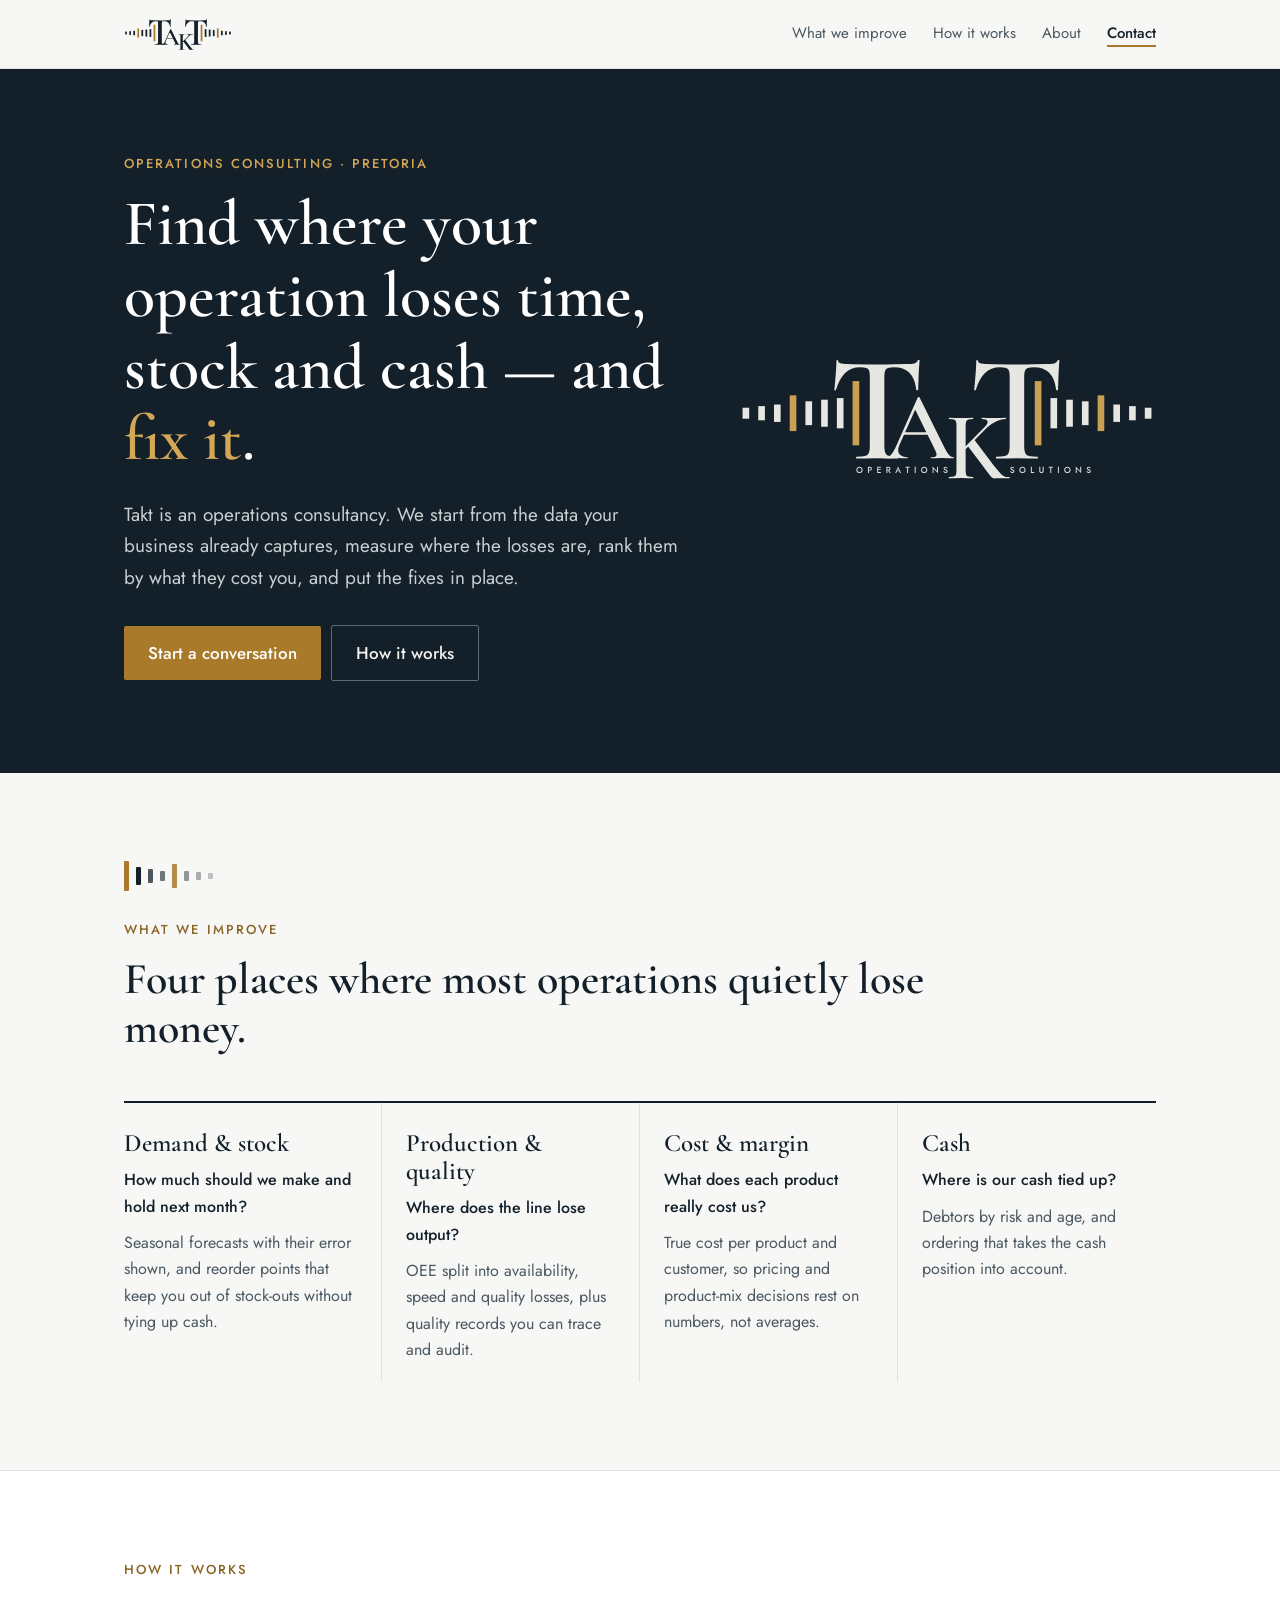
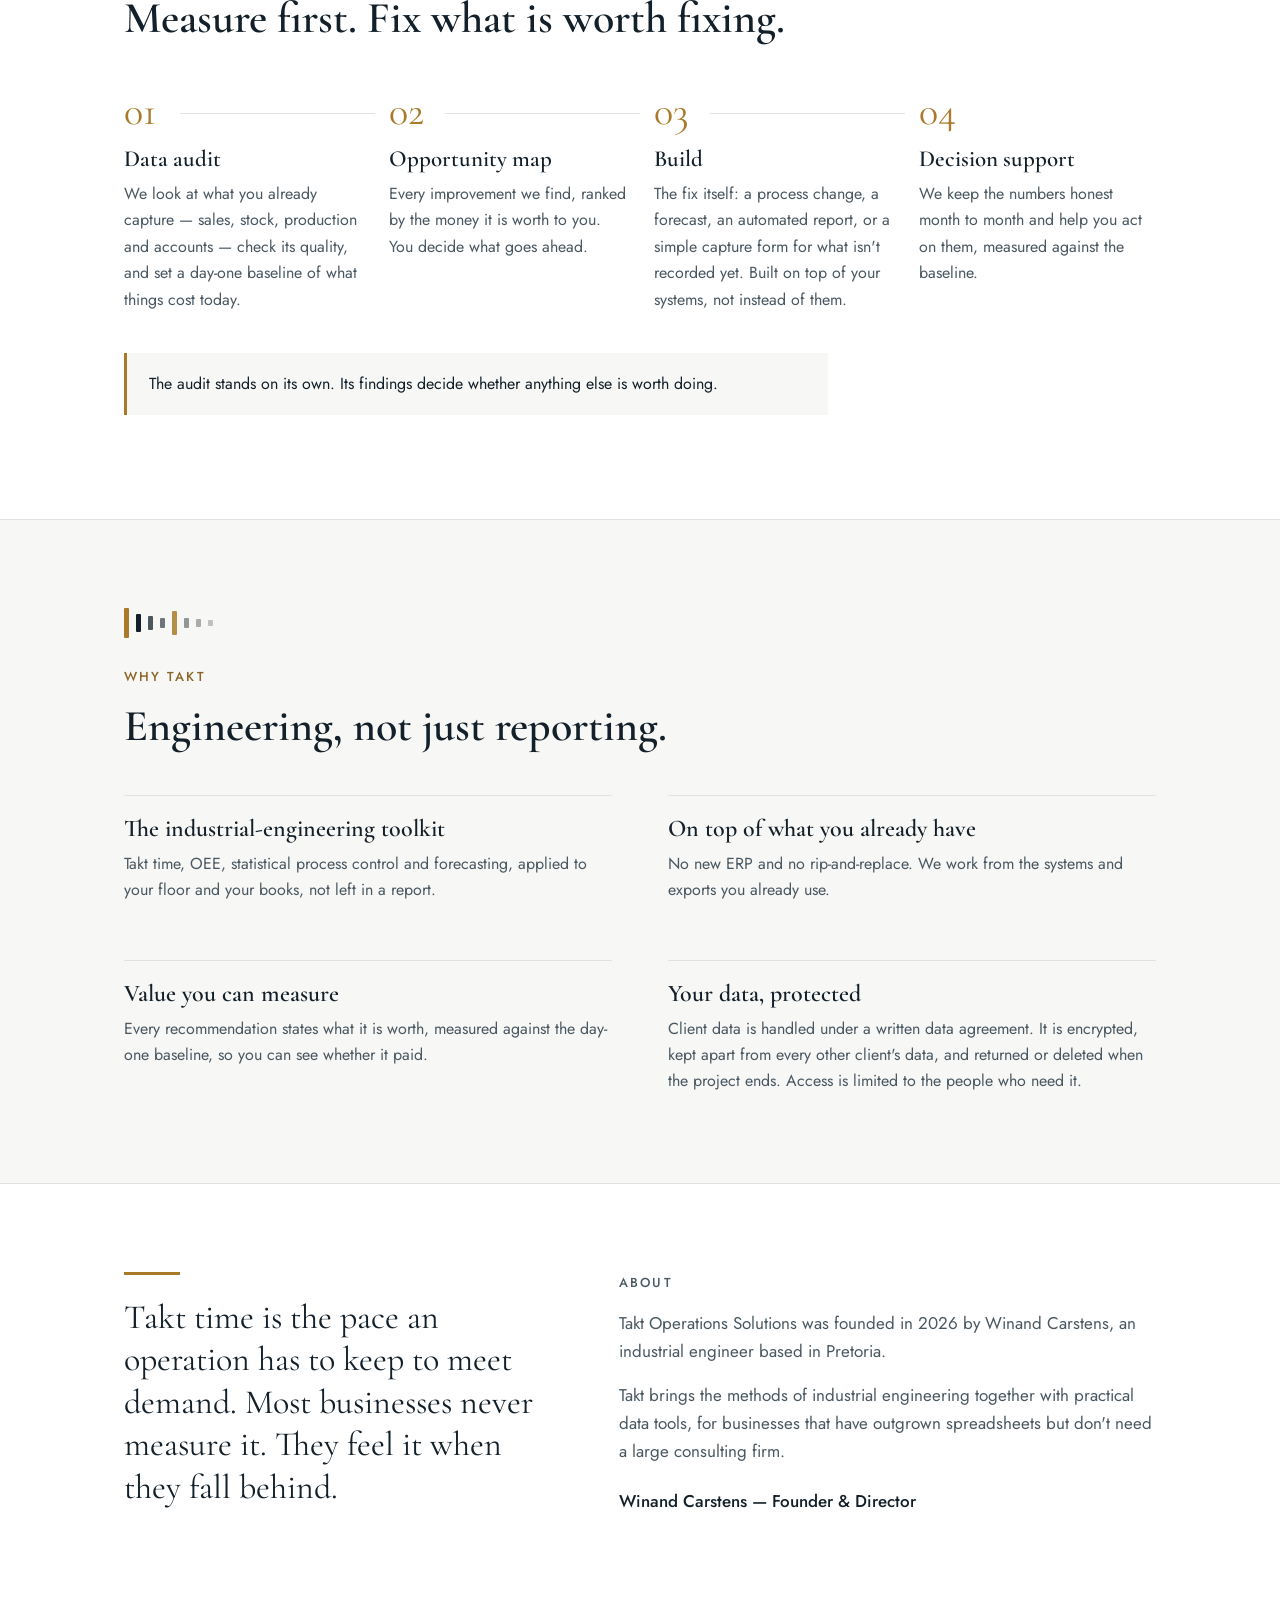
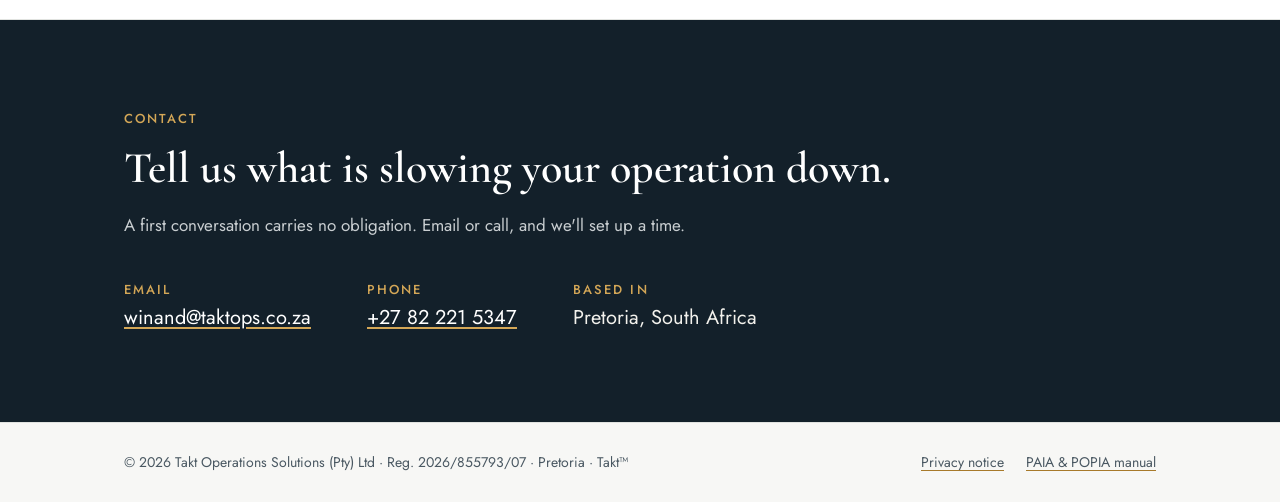
<file: index.html>
<!doctype html>
<html lang="en-ZA">
<head>
<meta charset="utf-8">
<meta name="viewport" content="width=device-width, initial-scale=1">
<title>Takt Operations Solutions — operations consulting, Pretoria</title>
<meta name="description" content="Takt helps businesses find where their operation loses time, stock and cash, using the data they already capture, and fixes it.">
<link rel="icon" href="favicon.ico" sizes="48x48">
<link rel="icon" href="favicon.svg" type="image/svg+xml">
<link rel="apple-touch-icon" href="apple-touch-icon.png">
<link rel="manifest" href="site.webmanifest">
<meta name="theme-color" content="#13202A">
<link rel="preload" href="assets/fonts/CormorantGaramond-SemiBold.woff2" as="font" type="font/woff2" crossorigin>
<link rel="preload" href="assets/fonts/Jost-Regular.woff2" as="font" type="font/woff2" crossorigin>
<link rel="stylesheet" href="assets/site.css">
</head>
<body>

<header class="top">
  <div class="wrap">
    <a href="index.html" aria-label="Takt — home"><img src="assets/img/takt-wordmark-ink.svg" alt="Takt" width="152" height="48"></a>
    <nav aria-label="Main">
      <a href="#improve">What we improve</a>
      <a href="#how">How it works</a>
      <a href="#about">About</a>
      <a href="#contact" class="cta">Contact</a>
    </nav>
  </div>
</header>

<main>
<section class="hero">
  <div class="wrap">
    <div>
      <p class="label">Operations consulting · Pretoria</p>
      <h1>Find where your operation loses time, stock and cash — and <em>fix it</em>.</h1>
      <p class="lead">Takt is an operations consultancy. We start from the data your business already captures, measure where the losses are, rank them by what they cost you, and put the fixes in place.</p>
      <a class="btn" href="#contact">Start a conversation</a><a class="btn ghost" href="#how">How it works</a>
    </div>
    <img class="mark" src="assets/img/takt-logo-on-ink.svg" alt="Takt™ Operations Solutions" width="420" height="132">
  </div>
</section>

<section id="improve">
  <div class="wrap">
    <div class="beat" aria-hidden="true"><i></i><i></i><i></i><i></i><i></i><i></i><i></i><i></i></div>
    <p class="label">What we improve</p>
    <h2>Four places where most operations quietly lose money.</h2>
    <div class="grid4">
      <article>
        <h3>Demand &amp; stock</h3>
        <p class="q">How much should we make and hold next month?</p>
        <p>Seasonal forecasts with their error shown, and reorder points that keep you out of stock-outs without tying up cash.</p>
      </article>
      <article>
        <h3>Production &amp; quality</h3>
        <p class="q">Where does the line lose output?</p>
        <p>OEE split into availability, speed and quality losses, plus quality records you can trace and audit.</p>
      </article>
      <article>
        <h3>Cost &amp; margin</h3>
        <p class="q">What does each product really cost us?</p>
        <p>True cost per product and customer, so pricing and product-mix decisions rest on numbers, not averages.</p>
      </article>
      <article>
        <h3>Cash</h3>
        <p class="q">Where is our cash tied up?</p>
        <p>Debtors by risk and age, and ordering that takes the cash position into account.</p>
      </article>
    </div>
  </div>
</section>

<section id="how" class="alt">
  <div class="wrap">
    <p class="label">How it works</p>
    <h2>Measure first. Fix what is worth fixing.</h2>
    <ol class="steps">
      <li><h3>Data audit</h3><p>We look at what you already capture — sales, stock, production and accounts — check its quality, and set a day-one baseline of what things cost today.</p></li>
      <li><h3>Opportunity map</h3><p>Every improvement we find, ranked by the money it is worth to you. You decide what goes ahead.</p></li>
      <li><h3>Build</h3><p>The fix itself: a process change, a forecast, an automated report, or a simple capture form for what isn't recorded yet. Built on top of your systems, not instead of them.</p></li>
      <li><h3>Decision support</h3><p>We keep the numbers honest month to month and help you act on them, measured against the baseline.</p></li>
    </ol>
    <p class="note">The audit stands on its own. Its findings decide whether anything else is worth doing.</p>
  </div>
</section>

<section id="why">
  <div class="wrap">
    <div class="beat" aria-hidden="true"><i></i><i></i><i></i><i></i><i></i><i></i><i></i><i></i></div>
    <p class="label">Why Takt</p>
    <h2>Engineering, not just reporting.</h2>
    <div class="why">
      <div><h3>The industrial-engineering toolkit</h3><p>Takt time, OEE, statistical process control and forecasting, applied to your floor and your books, not left in a report.</p></div>
      <div><h3>On top of what you already have</h3><p>No new ERP and no rip-and-replace. We work from the systems and exports you already use.</p></div>
      <div><h3>Value you can measure</h3><p>Every recommendation states what it is worth, measured against the day-one baseline, so you can see whether it paid.</p></div>
      <div><h3>Your data, protected</h3><p>Client data is handled under a written data agreement. It is encrypted, kept apart from every other client's data, and returned or deleted when the project ends. Access is limited to the people who need it.</p></div>
    </div>
  </div>
</section>

<section id="about" class="alt">
  <div class="wrap about">
    <blockquote>Takt time is the pace an operation has to keep to meet demand. Most businesses never measure it. They feel it when they fall behind.</blockquote>
    <div>
      <p class="label">About</p>
      <p>Takt Operations Solutions was founded in 2026 by Winand Carstens, an industrial engineer based in Pretoria.</p>
      <p>Takt brings the methods of industrial engineering together with practical data tools, for businesses that have outgrown spreadsheets but don't need a large consulting firm.</p>
      <p class="name">Winand Carstens — Founder &amp; Director</p>
    </div>
  </div>
</section>

<section id="contact" class="contact">
  <div class="wrap">
    <p class="label">Contact</p>
    <h2>Tell us what is slowing your operation down.</h2>
    <p class="intro">A first conversation carries no obligation. Email or call, and we'll set up a time.</p>
    <dl>
      <div><dt>Email</dt><dd><a href="mailto:winand@taktops.co.za">winand@taktops.co.za</a></dd></div>
      <div><dt>Phone</dt><dd><a href="tel:+27822215347">+27 82 221 5347</a></dd></div>
      <div><dt>Based in</dt><dd>Pretoria, South Africa</dd></div>
    </dl>
  </div>
</section>
</main>

<footer>
  <div class="wrap">
    <span>© 2026 Takt Operations Solutions (Pty) Ltd · Reg. 2026/855793/07 · Pretoria · Takt™</span>
    <nav aria-label="Legal"><a href="privacy.html">Privacy notice</a><a href="docs/Takt_PAIA_POPIA_Manual.pdf">PAIA &amp; POPIA manual</a></nav>
  </div>
</footer>
</body>
</html>
</file>
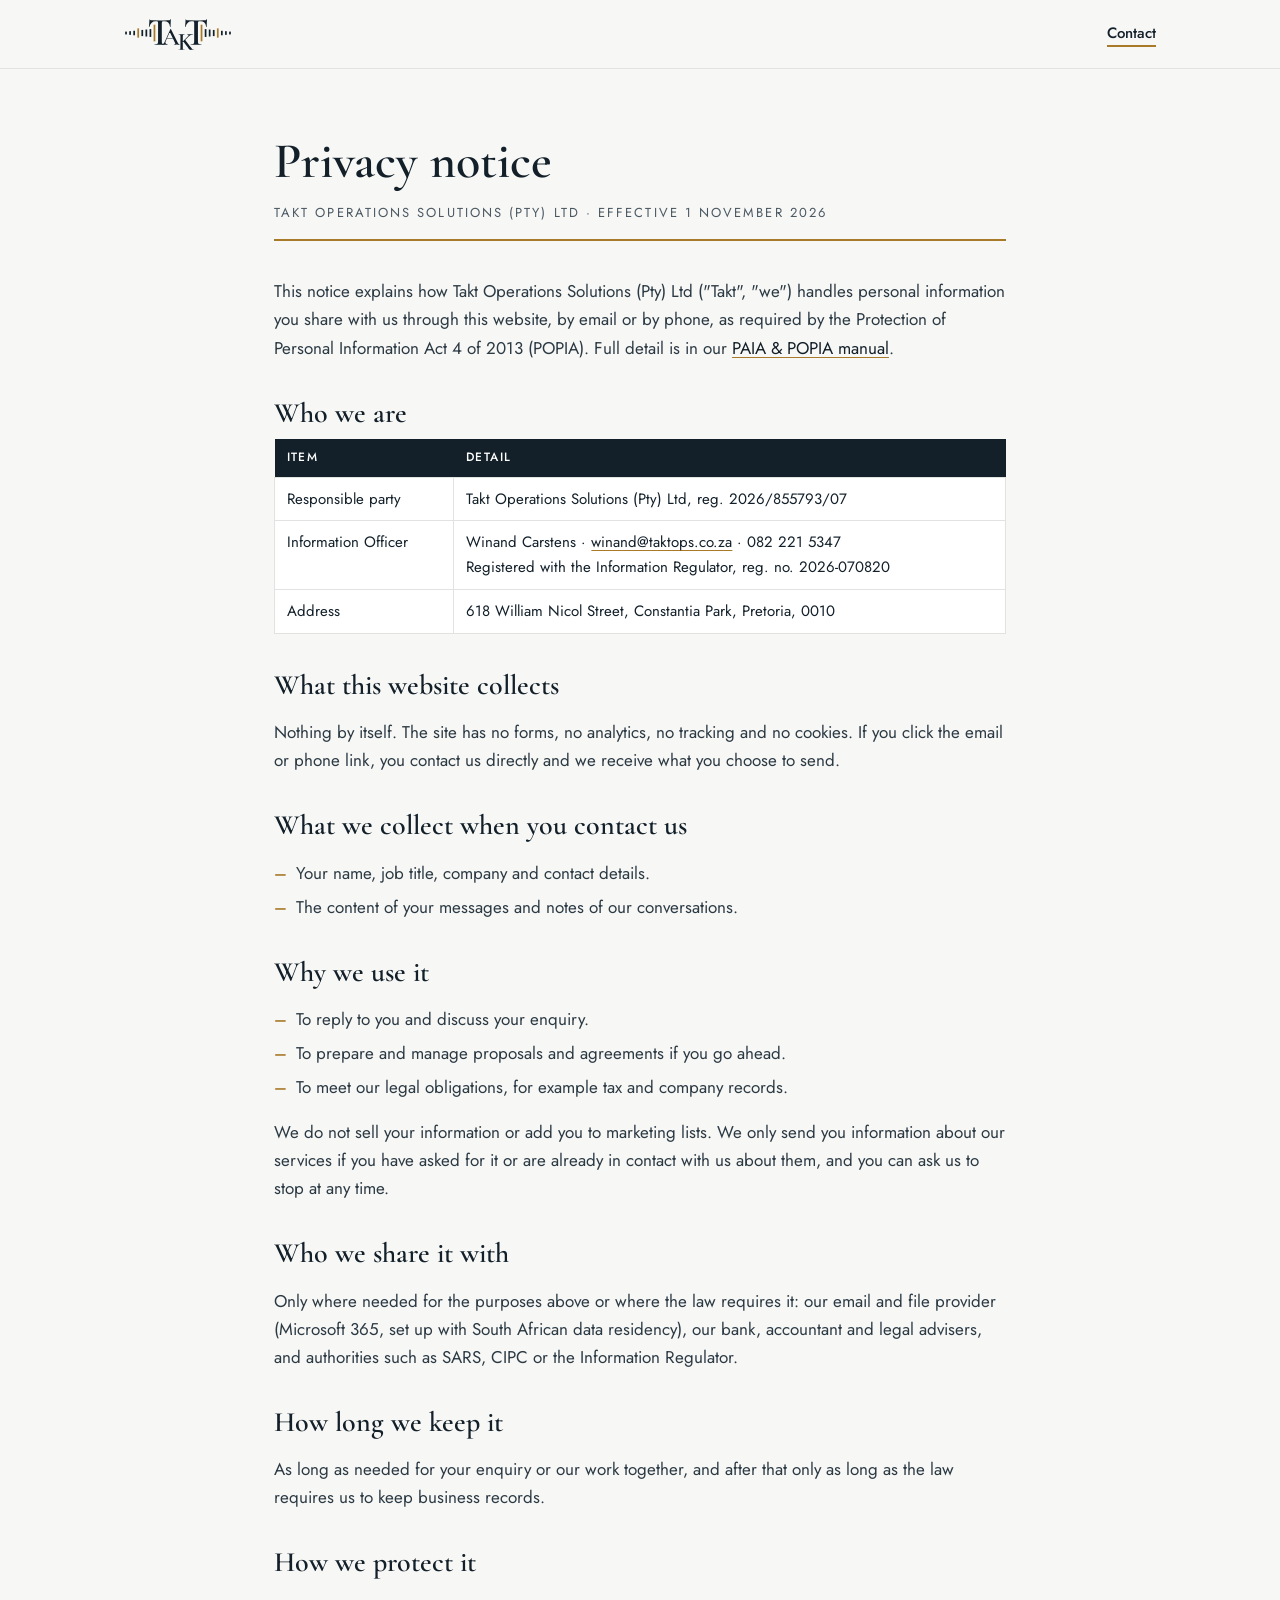
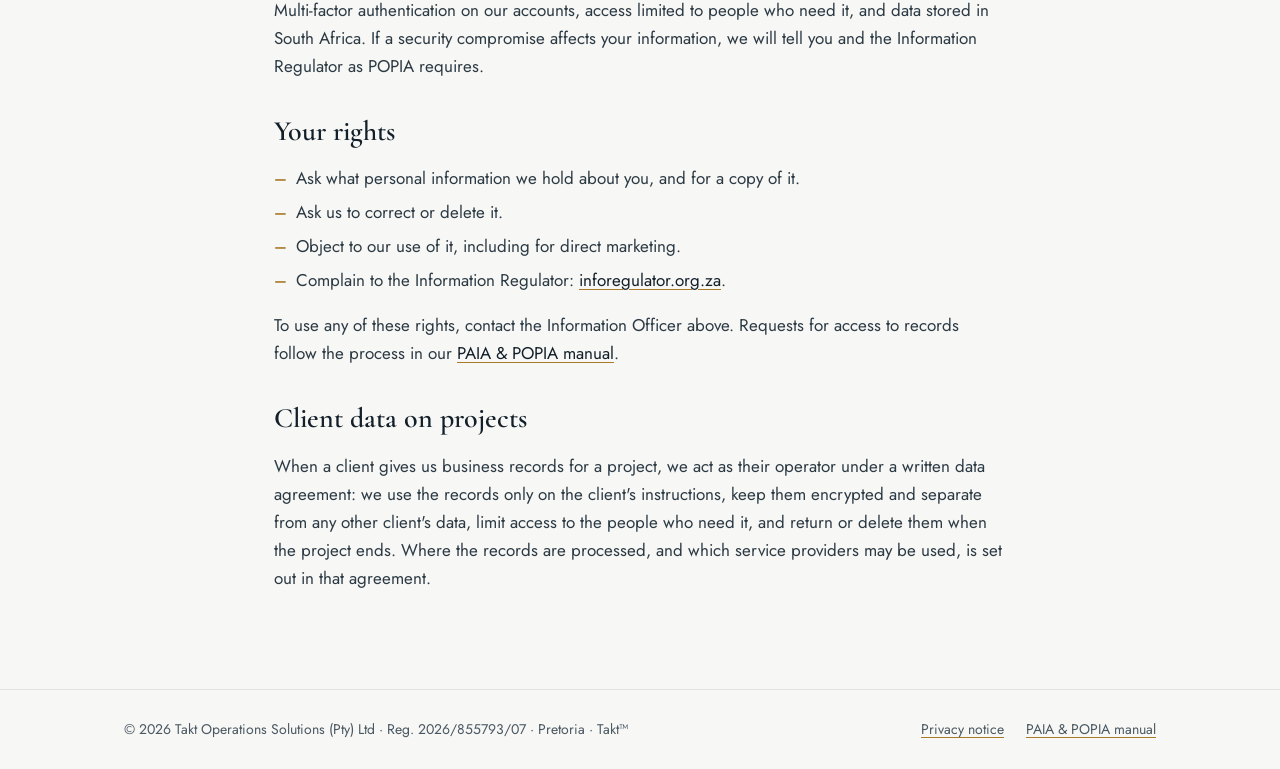
<file: privacy.html>
<!doctype html>
<html lang="en-ZA">
<head>
<meta charset="utf-8">
<meta name="viewport" content="width=device-width, initial-scale=1">
<title>Privacy notice — Takt Operations Solutions</title>
<meta name="description" content="How Takt Operations Solutions (Pty) Ltd handles personal information under POPIA.">
<link rel="icon" href="favicon.ico" sizes="48x48">
<link rel="icon" href="favicon.svg" type="image/svg+xml">
<link rel="apple-touch-icon" href="apple-touch-icon.png">
<meta name="theme-color" content="#13202A">
<link rel="stylesheet" href="assets/site.css">
</head>
<body>
<header class="top">
  <div class="wrap">
    <a href="index.html" aria-label="Takt — home"><img src="assets/img/takt-wordmark-ink.svg" alt="Takt" width="152" height="48"></a>
    <nav aria-label="Main"><a href="index.html#contact" class="cta">Contact</a></nav>
  </div>
</header>

<main class="doc">
  <div class="wrap">
    <h1>Privacy notice</h1>
    <p class="sub">Takt Operations Solutions (Pty) Ltd · Effective 1 November 2026</p>

    <p>This notice explains how Takt Operations Solutions (Pty) Ltd ("Takt", "we") handles personal information you share with us through this website, by email or by phone, as required by the Protection of Personal Information Act 4 of 2013 (POPIA). Full detail is in our <a href="docs/Takt_PAIA_POPIA_Manual.pdf">PAIA &amp; POPIA manual</a>.</p>

    <h2>Who we are</h2>
    <table>
      <tr><th>Item</th><th>Detail</th></tr>
      <tr><td>Responsible party</td><td>Takt Operations Solutions (Pty) Ltd, reg. 2026/855793/07</td></tr>
      <tr><td>Information Officer</td><td>Winand Carstens · <a href="mailto:winand@taktops.co.za">winand@taktops.co.za</a> · 082 221 5347<br>Registered with the Information Regulator, reg. no. 2026-070820</td></tr>
      <tr><td>Address</td><td>618 William Nicol Street, Constantia Park, Pretoria, 0010</td></tr>
    </table>

    <h2>What this website collects</h2>
    <p>Nothing by itself. The site has no forms, no analytics, no tracking and no cookies. If you click the email or phone link, you contact us directly and we receive what you choose to send.</p>

    <h2>What we collect when you contact us</h2>
    <ul>
      <li>Your name, job title, company and contact details.</li>
      <li>The content of your messages and notes of our conversations.</li>
    </ul>

    <h2>Why we use it</h2>
    <ul>
      <li>To reply to you and discuss your enquiry.</li>
      <li>To prepare and manage proposals and agreements if you go ahead.</li>
      <li>To meet our legal obligations, for example tax and company records.</li>
    </ul>
    <p>We do not sell your information or add you to marketing lists. We only send you information about our services if you have asked for it or are already in contact with us about them, and you can ask us to stop at any time.</p>

    <h2>Who we share it with</h2>
    <p>Only where needed for the purposes above or where the law requires it: our email and file provider (Microsoft 365, set up with South African data residency), our bank, accountant and legal advisers, and authorities such as SARS, CIPC or the Information Regulator.</p>

    <h2>How long we keep it</h2>
    <p>As long as needed for your enquiry or our work together, and after that only as long as the law requires us to keep business records.</p>

    <h2>How we protect it</h2>
    <p>Multi-factor authentication on our accounts, access limited to people who need it, and data stored in South Africa. If a security compromise affects your information, we will tell you and the Information Regulator as POPIA requires.</p>

    <h2>Your rights</h2>
    <ul>
      <li>Ask what personal information we hold about you, and for a copy of it.</li>
      <li>Ask us to correct or delete it.</li>
      <li>Object to our use of it, including for direct marketing.</li>
      <li>Complain to the Information Regulator: <a href="https://inforegulator.org.za" rel="noopener">inforegulator.org.za</a>.</li>
    </ul>
    <p>To use any of these rights, contact the Information Officer above. Requests for access to records follow the process in our <a href="docs/Takt_PAIA_POPIA_Manual.pdf">PAIA &amp; POPIA manual</a>.</p>

    <h2>Client data on projects</h2>
    <p>When a client gives us business records for a project, we act as their operator under a written data agreement: we use the records only on the client's instructions, keep them encrypted and separate from any other client's data, limit access to the people who need it, and return or delete them when the project ends. Where the records are processed, and which service providers may be used, is set out in that agreement.</p>
  </div>
</main>

<footer>
  <div class="wrap">
    <span>© 2026 Takt Operations Solutions (Pty) Ltd · Reg. 2026/855793/07 · Pretoria · Takt™</span>
    <nav aria-label="Legal"><a href="privacy.html">Privacy notice</a><a href="docs/Takt_PAIA_POPIA_Manual.pdf">PAIA &amp; POPIA manual</a></nav>
  </div>
</footer>
</body>
</html>
</file>
<file: assets/site.css>
/* Takt Operations Solutions — site styles. Tokens from 04_growth/DOCUMENT_THEME.md */
@font-face{font-family:"Cormorant Garamond";font-weight:600;font-display:swap;src:url(fonts/CormorantGaramond-SemiBold.woff2) format("woff2")}
@font-face{font-family:"Cormorant Garamond";font-weight:400;font-display:swap;src:url(fonts/CormorantGaramond-Regular.woff2) format("woff2")}
@font-face{font-family:"Jost";font-weight:400;font-display:swap;src:url(fonts/Jost-Regular.woff2) format("woff2")}
@font-face{font-family:"Jost";font-weight:500;font-display:swap;src:url(fonts/Jost-Medium.woff2) format("woff2")}

:root{
  --ink:#13202A; --brass:#A87A2A; --brass-deep:#8A6424; --brass-light:#D4A757;
  --slate:#4A5862; --mist:#E1E3E0; --paper:#F7F7F5; --white:#FFFFFF; --on-ink:#F2F1EC;
  --head:"Cormorant Garamond",Georgia,serif; --body:"Jost","Segoe UI",Arial,sans-serif;
  --wrap:1080px;
}
*{box-sizing:border-box}
html{scroll-behavior:smooth}
body{margin:0;background:var(--paper);color:var(--ink);font-family:var(--body);font-size:17px;line-height:1.65;-webkit-text-size-adjust:100%}
img{max-width:100%;display:block}
a{color:var(--ink);text-decoration-color:var(--brass);text-underline-offset:3px}
a:hover{color:var(--brass-deep)}
.wrap{max-width:var(--wrap);margin:0 auto;padding:0 24px}
h1,h2,h3{font-family:var(--head);font-weight:600;line-height:1.12;margin:0}
.label{font-family:var(--body);font-weight:500;font-size:13px;letter-spacing:.16em;text-transform:uppercase;color:var(--brass-deep);margin:0 0 14px}

/* header */
.top{background:var(--paper);border-bottom:1px solid var(--mist);position:sticky;top:0;z-index:5}
.top .wrap{display:flex;align-items:center;justify-content:space-between;height:68px}
.top img{height:34px;width:auto}
.top nav{display:flex;gap:26px;font-size:15px}
.top nav a{text-decoration:none;color:var(--slate)}
.top nav a:hover{color:var(--ink)}
.top nav a.cta{color:var(--ink);font-weight:500;border-bottom:2px solid var(--brass)}

/* hero */
.hero{background:var(--ink);color:var(--on-ink);padding:84px 0 92px;overflow:hidden}
.hero .wrap{display:grid;grid-template-columns:1.15fr .85fr;gap:48px;align-items:center}
.hero h1{font-size:clamp(40px,5.4vw,64px);color:var(--white)}
.hero h1 em{font-style:normal;color:var(--brass-light)}
.hero p.lead{font-size:19px;color:#C9CED1;max-width:34em;margin:24px 0 32px}
.hero .label{color:var(--brass-light)}
.btn{display:inline-block;background:var(--brass);color:var(--white);text-decoration:none;font-weight:500;padding:13px 24px;border-radius:2px}
.btn:hover{background:var(--brass-deep);color:var(--white)}
.btn.ghost{background:transparent;border:1px solid #5B6A74;color:var(--on-ink);margin-left:10px}
.btn.ghost:hover{border-color:var(--brass-light);color:var(--white)}
.hero .mark{justify-self:end;width:100%;max-width:420px;opacity:.95}

/* beat divider: 4/4, brass downbeat */
.beat{display:flex;align-items:center;gap:7px;height:30px;margin:0 0 28px}
.beat i{display:block;width:5px;background:var(--ink);border-radius:1px}
.beat i:nth-child(4n+1){background:var(--brass)}
.beat i:nth-child(1){height:30px}.beat i:nth-child(2){height:18px}.beat i:nth-child(3){height:14px;opacity:.75}.beat i:nth-child(4){height:10px;opacity:.6}
.beat i:nth-child(5){height:24px;opacity:.85}.beat i:nth-child(6){height:10px;opacity:.45}.beat i:nth-child(7){height:8px;opacity:.35}.beat i:nth-child(8){height:6px;opacity:.25}

section{padding:88px 0}
section.alt{background:var(--white);border-top:1px solid var(--mist);border-bottom:1px solid var(--mist)}
h2{font-size:clamp(32px,3.8vw,44px);max-width:20em}
.intro{color:var(--slate);max-width:40em;margin:18px 0 0}

/* what we improve */
.grid4{display:grid;grid-template-columns:repeat(4,1fr);gap:0;margin-top:48px;border-top:2px solid var(--ink)}
.grid4 article{padding:26px 24px 8px 0;border-right:1px solid var(--mist)}
.grid4 article+article{padding-left:24px}
.grid4 article:last-child{border-right:0}
.grid4 h3{font-size:25px;margin-bottom:10px}
.grid4 p{margin:0 0 10px;color:var(--slate);font-size:16px}
.grid4 .q{color:var(--ink);font-weight:500}

/* steps */
.steps{list-style:none;padding:0;margin:48px 0 0;display:grid;grid-template-columns:repeat(4,1fr);gap:28px;counter-reset:s}
.steps li{counter-increment:s;position:relative;padding-top:56px}
.steps li::before{content:"0" counter(s);position:absolute;top:0;left:0;font-family:var(--head);font-size:40px;color:var(--brass);line-height:1}
.steps li::after{content:"";position:absolute;top:22px;left:56px;right:-14px;height:1px;background:var(--mist)}
.steps li:last-child::after{display:none}
.steps h3{font-size:23px;margin-bottom:8px}
.steps p{margin:0;color:var(--slate);font-size:16px}
.note{margin-top:40px;padding:18px 22px;border-left:3px solid var(--brass);background:var(--paper);max-width:44em;font-size:16px}
section.alt .note{background:var(--paper)}

/* why */
.why{display:grid;grid-template-columns:1fr 1fr;gap:56px;margin-top:44px}
.why h3{font-size:24px;margin-bottom:8px}
.why p{margin:0;color:var(--slate);font-size:16px}
.why div{border-top:1px solid var(--mist);padding-top:20px}

/* about */
.about{display:grid;grid-template-columns:.9fr 1.1fr;gap:56px;align-items:start}
.about blockquote{margin:0;font-family:var(--head);font-size:clamp(26px,3vw,34px);line-height:1.25;color:var(--ink)}
.about blockquote::before{content:"";display:block;width:56px;height:3px;background:var(--brass);margin-bottom:22px}
.about p{margin:0 0 16px;color:var(--slate)}
.about .name{color:var(--ink);font-weight:500;margin-top:22px}

/* contact */
.contact{background:var(--ink);color:var(--on-ink)}
.contact h2{color:var(--white)}
.contact .intro{color:#C9CED1}
.contact dl{display:grid;grid-template-columns:repeat(3,auto);justify-content:start;gap:8px 56px;margin:40px 0 0}
.contact dt{font-size:13px;letter-spacing:.16em;text-transform:uppercase;color:var(--brass-light);font-weight:500}
.contact dd{margin:0;font-size:20px}
.contact a{color:var(--white);text-decoration-color:var(--brass-light)}
.contact .label{color:var(--brass-light)}

/* footer */
footer{background:var(--paper);border-top:1px solid var(--mist);padding:28px 0;font-size:14px;color:var(--slate)}
footer .wrap{display:flex;flex-wrap:wrap;justify-content:space-between;gap:12px}
footer a{color:var(--slate)}
footer nav{display:flex;gap:22px}

/* legal pages */
.doc{padding:64px 0 80px}
.doc .wrap{max-width:780px}
.doc h1{font-size:clamp(36px,4.5vw,50px);margin-bottom:8px}
.doc .sub{font-size:13px;letter-spacing:.16em;text-transform:uppercase;color:var(--slate);padding-bottom:16px;border-bottom:2px solid var(--brass);margin-bottom:36px}
.doc h2{font-size:28px;margin:36px 0 10px}
.doc p,.doc li{color:#2C3A44}
.doc ul{padding-left:0;list-style:none}
.doc li{padding-left:22px;position:relative;margin-bottom:6px}
.doc li::before{content:"–";position:absolute;left:0;color:var(--brass);font-weight:500}
.doc table{border-collapse:collapse;width:100%;font-size:15px;margin:10px 0}
.doc th{background:var(--ink);color:var(--white);text-align:left;font-weight:500;font-size:12px;letter-spacing:.12em;text-transform:uppercase;padding:9px 12px}
.doc td{border:1px solid var(--mist);padding:9px 12px;vertical-align:top;background:var(--white)}

/* phone */
@media (max-width:860px){
  body{font-size:16px}
  .top nav a:not(.cta){display:none}
  .top img{height:28px}
  .hero{padding:56px 0 64px}
  .hero .wrap{grid-template-columns:1fr;gap:36px}
  .hero .mark{justify-self:start;max-width:300px;order:-1}
  .btn.ghost{margin:12px 0 0}
  section{padding:64px 0}
  .grid4{grid-template-columns:1fr 1fr;border-top:0}
  .grid4 article,.grid4 article+article{padding:22px 16px 6px 0;border-right:0;border-top:2px solid var(--ink)}
  .grid4 article:nth-child(even){padding-left:16px}
  .steps{grid-template-columns:1fr 1fr;gap:36px 24px}
  .steps li::after{display:none}
  .why,.about{grid-template-columns:1fr;gap:32px}
  .contact dl{grid-template-columns:1fr;gap:4px}
  .contact dd{margin-bottom:16px}
}
@media (max-width:520px){
  .wrap{padding:0 16px}
  .grid4,.steps{grid-template-columns:1fr}
  .grid4 article:nth-child(even){padding-left:0}
}
</file>
